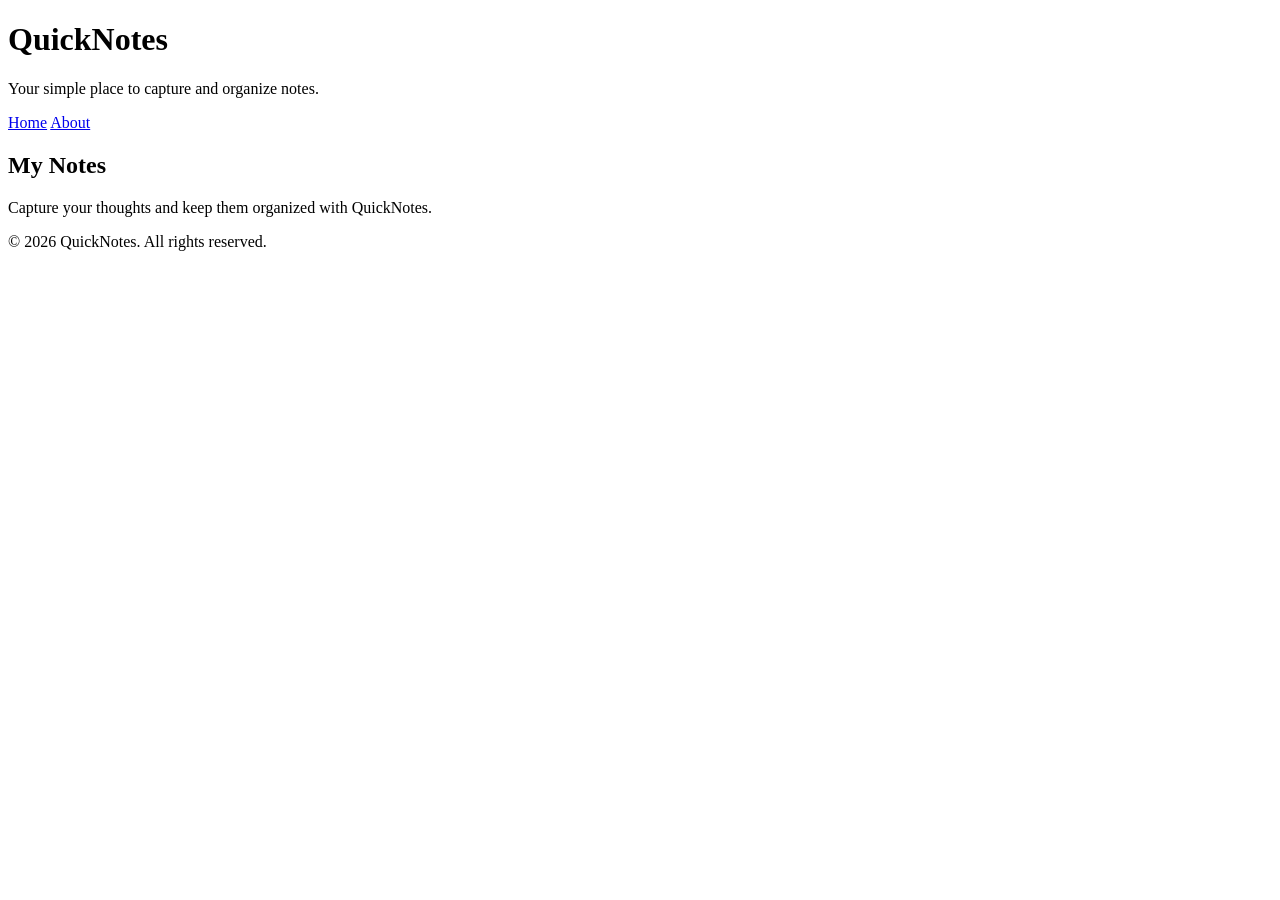
<file: day1/index.html>
<!DOCTYPE html>
<html lang="en">
<head>
    <meta charset="UTF-8">
    <meta name="viewport" content="width=device-width, initial-scale=1.0">
    <title>QuickNotes</title>
</head>
<body>

    <header>
        <h1>QuickNotes</h1>
        <p>Your simple place to capture and organize notes.</p>

        <nav>
    <a href="index.html">Home</a>
    <a href="about.html">About</a>
        </nav>

    </header>

      <main>
    <h2>My Notes</h2>
    <p>Capture your thoughts and keep them organized with QuickNotes.</p>
        </main>

    <footer>
    <p>&copy; 2026 QuickNotes. All rights reserved.</p>
    </footer>

</body>
</html>
</file>
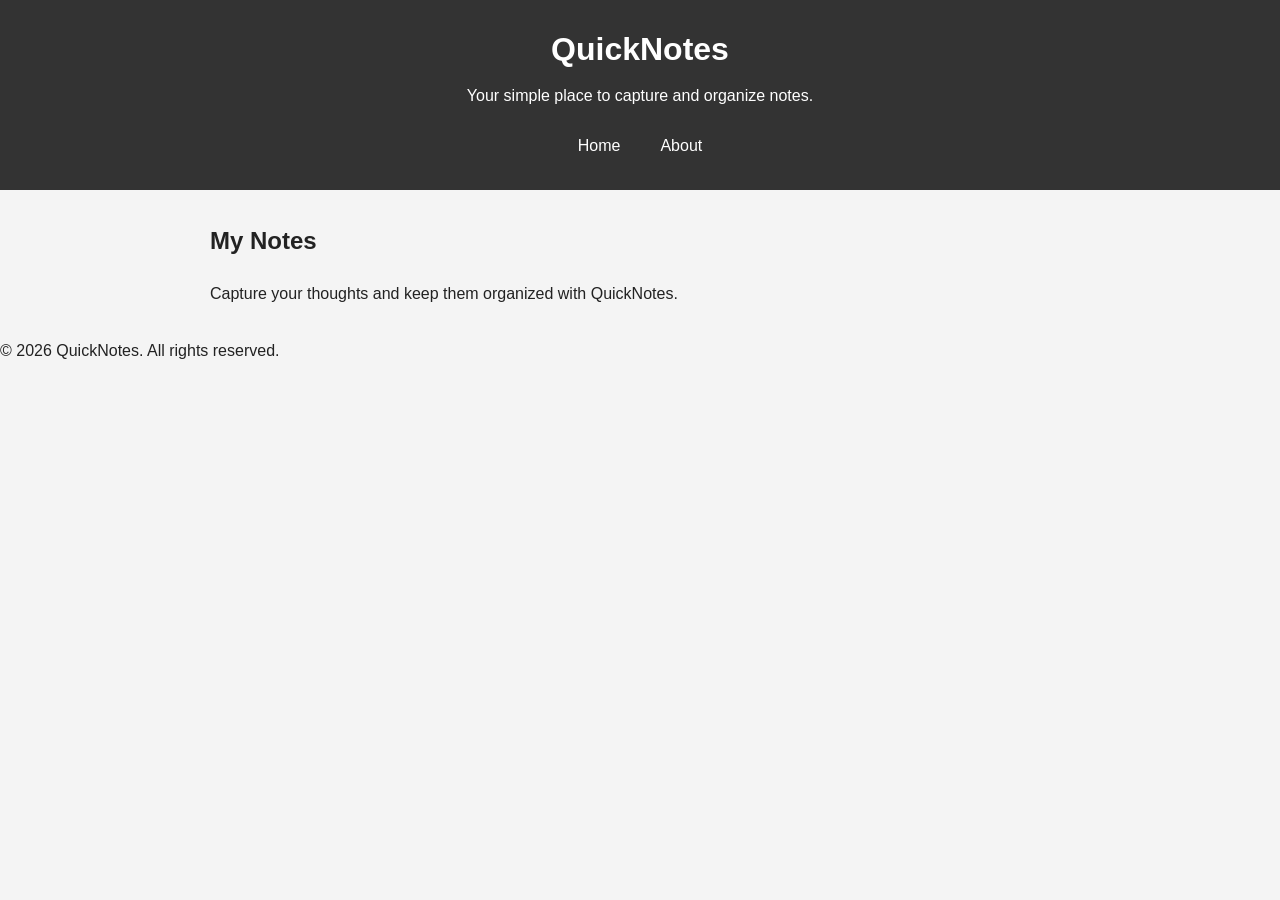
<file: day2/index.html>
<!DOCTYPE html>
<html lang="en">
<head>
    <meta charset="UTF-8">
    <meta name="viewport" content="width=device-width, initial-scale=1.0">
    <title>QuickNotes</title>
    <link rel="stylesheet" href="style.css">
</head>
<body>

    <header>
        <h1>QuickNotes</h1>
        <p>Your simple place to capture and organize notes.</p>

        <nav>
    <a href="index.html">Home</a>
    <a href="about.html">About</a>
        </nav>

    </header>

      <main>
    <h2>My Notes</h2>
    <p>Capture your thoughts and keep them organized with QuickNotes.</p>
        </main>

    <footer>
    <p>&copy; 2026 QuickNotes. All rights reserved.</p>
    </footer>

</body>
</html>
</file>
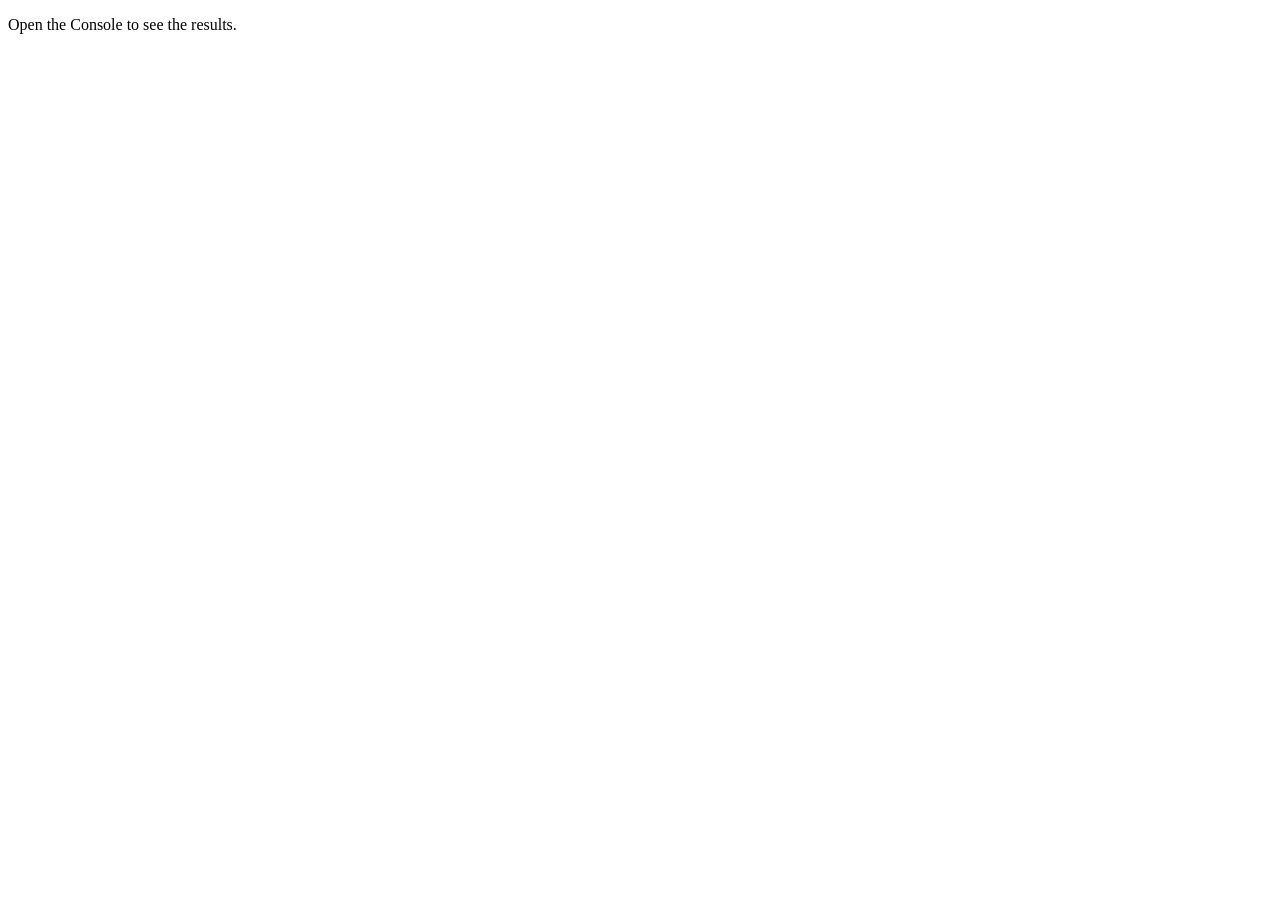
<file: day3/index.html>
<!DOCTYPE html>
<html lang="en">
<head>
    <meta charset="UTF-8">
    <meta name="viewport" content="width=device-width, initial-scale=1.0">
    <title>Notes Toolkit</title>
    <script src="script.js" defer></script>
</head>
<body>

    <p>Open the Console to see the results.</p>

</body>
</html>
</file>
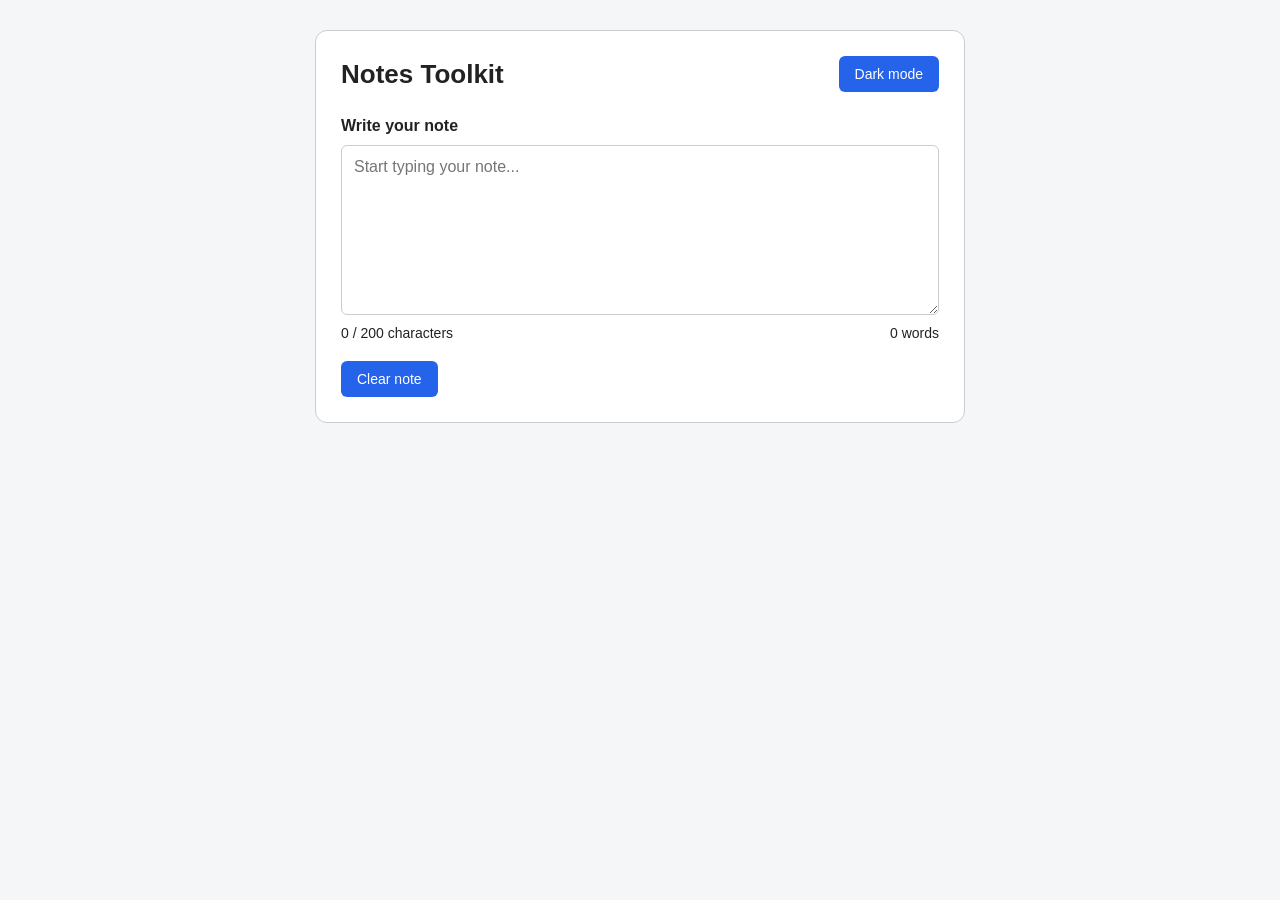
<file: day4/index.html>
<!DOCTYPE html>
<html lang="en">
<head>
    <meta charset="UTF-8">
    <meta name="viewport" content="width=device-width, initial-scale=1.0">
    <title>Notes Toolkit - Day 4</title>

    <link rel="stylesheet" href="style.css">
    <script src="script.js" defer></script>
</head>
<body>
    <main class="container">
        <header>
            <h1>Notes Toolkit</h1>
            <button id="theme-toggle" type="button">Dark mode</button>
        </header>

        <label for="note-text">Write your note</label>

        <textarea
            id="note-text"
            rows="8"
            maxlength="200"
            placeholder="Start typing your note..."
        ></textarea>

        <div class="counters">
            <p id="char-count">0 / 200 characters</p>
            <p id="word-count">0 words</p>
        </div>

        <button id="clear-btn" type="button">Clear note</button>
    </main>
</body>
</html>
</file>
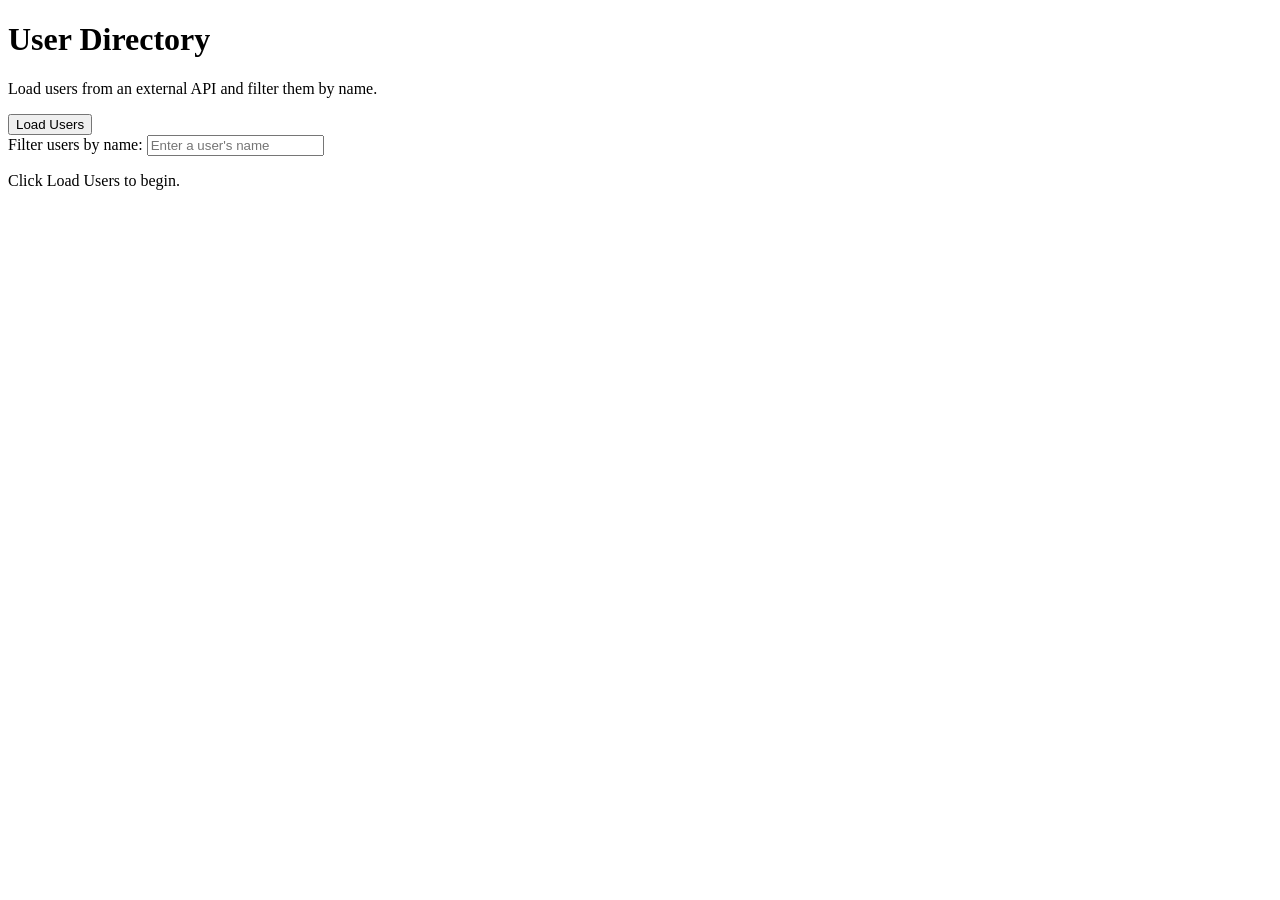
<file: day5/index.html>
<!DOCTYPE html>
<html lang="en">
<head>
    <meta charset="UTF-8">
    <meta name="viewport" content="width=device-width, initial-scale=1.0">
    <title>Day 5 - Load Users</title>
    <script src="users.js" defer></script>
</head>
<body>
    <header>
        <h1>User Directory</h1>
        <p>Load users from an external API and filter them by name.</p>
    </header>

    <main>
        <button id="load-users" type="button">Load Users</button>

        <div>
            <label for="filter-input">Filter users by name:</label>
            <input
                type="text"
                id="filter-input"
                placeholder="Enter a user's name"
            >
        </div>

        <p id="status" role="status" aria-live="polite">Click Load Users to begin.</p>

        <ul id="users-list"></ul>
    </main>
</body>
</html>
</file>
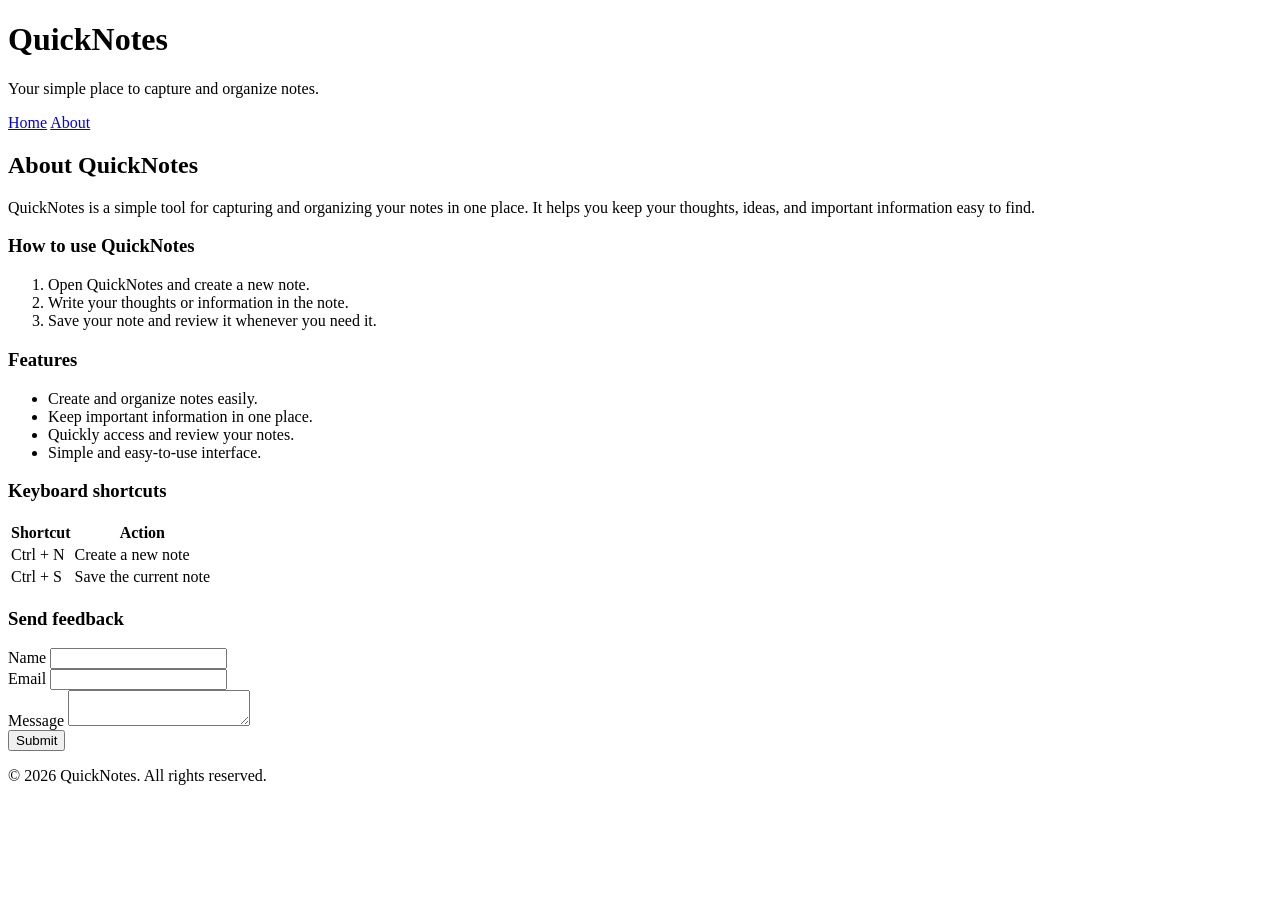
<file: day1/about.html>
<!DOCTYPE html>
<html lang="en">
<head>
    <meta charset="UTF-8">
    <meta name="viewport" content="width=device-width, initial-scale=1.0">
    <title>About QuickNotes</title>
</head>
<body>
    <header>
    <h1>QuickNotes</h1>
    <p>Your simple place to capture and organize notes.</p>

    <nav>
        <a href="index.html">Home</a>
        <a href="about.html">About</a>
    </nav>
</header>

<main>
    <h2>About QuickNotes</h2>
    <p>QuickNotes is a simple tool for capturing and organizing your notes in one place. It helps you keep your thoughts, ideas, and important information easy to find.   
    </p>

    <section>
    <h3>How to use QuickNotes</h3>
    <ol>
        <li>Open QuickNotes and create a new note.</li>
        <li>Write your thoughts or information in the note.</li>
        <li>Save your note and review it whenever you need it.</li>
    </ol>
</section>

<section>
    <h3>Features</h3>
    <ul>
        <li>Create and organize notes easily.</li>
        <li>Keep important information in one place.</li>
        <li>Quickly access and review your notes.</li>
        <li>Simple and easy-to-use interface.</li>
    </ul>
</section>

<section>
    <h3>Keyboard shortcuts</h3>

    <table>
        <thead>
            <tr>
                <th>Shortcut</th>
                <th>Action</th>
            </tr>
        </thead>

        <tbody>
            <tr>
                <td>Ctrl + N</td>
                <td>Create a new note</td>
            </tr>
            <tr>
                <td>Ctrl + S</td>
                <td>Save the current note</td>
            </tr>
        </tbody>
    </table>
</section>

<section>
    <h3>Send feedback</h3>

    <form>
        <div>
            <label for="name">Name</label>
            <input type="text" id="name" name="name" required>
        </div>

        <div>
            <label for="email">Email</label>
            <input type="email" id="email" name="email" required>
        </div>

        <div>
            <label for="message">Message</label>
            <textarea id="message" name="message" required></textarea>
        </div>

        <button type="submit">Submit</button>
    </form>
</section>
</main>

<footer>
    <p>&copy; 2026 QuickNotes. All rights reserved.</p>
</footer>

</body>
</html>
</file>
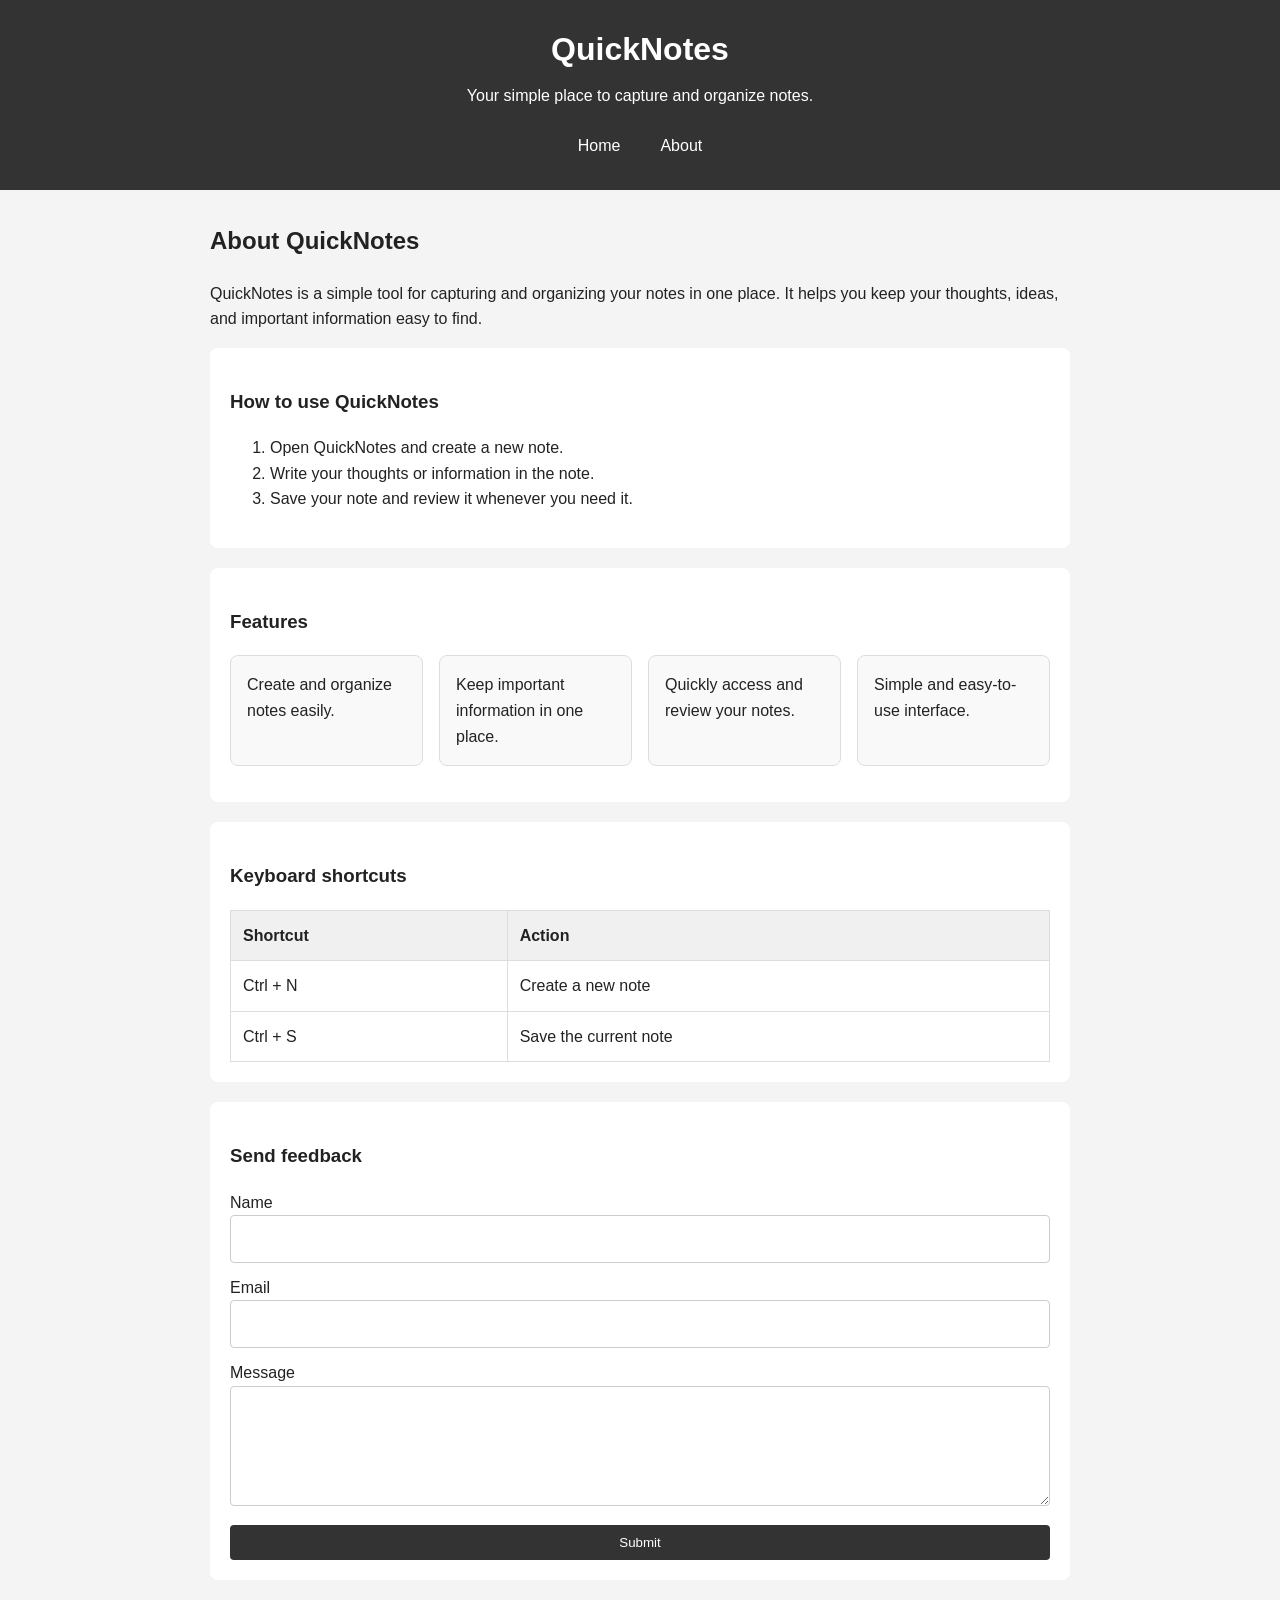
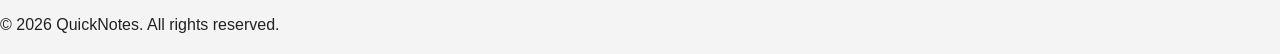
<file: day2/about.html>
<!DOCTYPE html>
<html lang="en">
<head>
    <meta charset="UTF-8">
    <meta name="viewport" content="width=device-width, initial-scale=1.0">
    <title>About QuickNotes</title>
    <link rel="stylesheet" href="style.css">
</head>
<body>
    <header>
    <h1>QuickNotes</h1>
    <p>Your simple place to capture and organize notes.</p>

    <nav>
        <a href="index.html">Home</a>
        <a href="about.html">About</a>
    </nav>
</header>

<main>
    <h2>About QuickNotes</h2>
    <p>QuickNotes is a simple tool for capturing and organizing your notes in one place. It helps you keep your thoughts, ideas, and important information easy to find.   
    </p>

    <section>
    <h3>How to use QuickNotes</h3>
    <ol>
        <li>Open QuickNotes and create a new note.</li>
        <li>Write your thoughts or information in the note.</li>
        <li>Save your note and review it whenever you need it.</li>
    </ol>
</section>

<section>
    <h3>Features</h3>
    <ul  class="features">
        <li>Create and organize notes easily.</li>
        <li>Keep important information in one place.</li>
        <li>Quickly access and review your notes.</li>
        <li>Simple and easy-to-use interface.</li>
    </ul>
</section>

<section>
    <h3>Keyboard shortcuts</h3>

    <table>
        <thead>
            <tr>
                <th>Shortcut</th>
                <th>Action</th>
            </tr>
        </thead>

        <tbody>
            <tr>
                <td>Ctrl + N</td>
                <td>Create a new note</td>
            </tr>
            <tr>
                <td>Ctrl + S</td>
                <td>Save the current note</td>
            </tr>
        </tbody>
    </table>
</section>

<section>
    <h3>Send feedback</h3>

    <form>
        <div>
            <label for="name">Name</label>
            <input type="text" id="name" name="name" required>
        </div>

        <div>
            <label for="email">Email</label>
            <input type="email" id="email" name="email" required>
        </div>

        <div>
            <label for="message">Message</label>
            <textarea id="message" name="message" required></textarea>
        </div>

        <button type="submit">Submit</button>
    </form>
</section>
</main>

<footer>
    <p>&copy; 2026 QuickNotes. All rights reserved.</p>
</footer>

</body>
</html>
</file>
<file: day2/style.css>
*,
*::before,
*::after {
    box-sizing: border-box;
}

body {
    margin: 0;
    font-family: "Segoe UI", Arial, sans-serif;
    font-size: 16px;
    line-height: 1.6;
    color: #222;
    background-color: #f4f4f4;
}

header {
    background-color: #333;
    color: white;
    text-align: center;
    padding: 24px;
}

header h1 {
    margin: 0;
}

header p {
    margin: 8px 0 0;
}

nav {
    display: flex;
    justify-content: center;
    gap: 16px;
    margin-top: 16px;
}

nav a {
    color: white;
    text-decoration: none;
    padding: 8px 12px;
}

nav a:hover {
    background-color: #555;
    border-radius: 4px;
}

main {
    max-width: 900px;
    margin: 32px auto;
    padding: 0 20px;
}

section {
    background-color: white;
    padding: 20px;
    margin-bottom: 20px;
    border-radius: 8px;
}

.features {
    display: grid;
    grid-template-columns: repeat(auto-fit, minmax(180px, 1fr));
    gap: 16px;
    padding: 0;
    list-style: none;
}

.features li {
    background-color: #f9f9f9;
    border: 1px solid #ddd;
    padding: 16px;
    border-radius: 8px;
}

table {
    width: 100%;
    border-collapse: collapse;
}

th,
td {
    border: 1px solid #ddd;
    padding: 12px;
    text-align: left;
}

th {
    background-color: #f0f0f0;
}

form {
    display: flex;
    flex-direction: column;
    gap: 12px;
}

form input,
form textarea {
    width: 100%;
    padding: 10px;
    border: 1px solid #ccc;
    border-radius: 4px;
    font: inherit;
}

form textarea {
    min-height: 120px;
    resize: vertical;
}

form button {
    padding: 10px 16px;
    border: none;
    border-radius: 4px;
    background-color: #333;
    color: white;
    cursor: pointer;
}

form button {
    transition: opacity 0.3s ease, transform 0.2s ease;
}

form button:hover {
    opacity: 0.85;
    transform: translateY(-1px);
}

@media (max-width: 600px) {
    header {
        padding: 16px;
    }

    header h1 {
        font-size: 1.8rem;
    }

    main {
        margin: 20px auto;
        padding: 0 12px;
    }

    nav {
        gap: 10px;
    }
}
</file>
<file: day4/style.css>
/* 1. Light theme colors */
:root {
    --bg-color: #f4f6f8;
    --card-color: #ffffff;
    --text-color: #222222;
    --border-color: #cccccc;
    --button-color: #2563eb;
    --button-text: #ffffff;
}

/* 2. Dark theme colors */
body.dark {
    --bg-color: #181818;
    --card-color: #252525;
    --text-color: #f5f5f5;
    --border-color: #555555;
    --button-color: #3b82f6;
    --button-text: #ffffff;
}

/* 3. General page styling */
* {
    box-sizing: border-box;
}

body {
    margin: 0;
    padding: 30px 15px;
    font-family: Arial, sans-serif;
    background-color: var(--bg-color);
    color: var(--text-color);
    transition: background-color 0.3s, color 0.3s;
}

.container {
    max-width: 650px;
    margin: 0 auto;
    padding: 25px;
    background-color: var(--card-color);
    border: 1px solid var(--border-color);
    border-radius: 12px;
}

header {
    display: flex;
    justify-content: space-between;
    align-items: center;
    gap: 15px;
    margin-bottom: 25px;
}

h1 {
    font-size: 26px;
    margin: 0;
}

/* 4. Label and text area */
label {
    display: block;
    margin-bottom: 10px;
    font-weight: bold;
}

textarea {
    display: block;
    width: 100%;
    min-height: 160px;
    padding: 12px;
    font-family: inherit;
    font-size: 16px;
    color: var(--text-color);
    background-color: var(--card-color);
    border: 1px solid var(--border-color);
    border-radius: 6px;
    resize: vertical;
}

textarea:focus {
    outline: 2px solid var(--button-color);
}

/* 5. Character and word counters */
.counters {
    display: flex;
    justify-content: space-between;
    flex-wrap: wrap;
    gap: 10px;
    margin: 10px 0 20px;
}

.counters p {
    margin: 0;
    font-size: 14px;
}

/* 6. Character counter warning classes */
.warning {
    color: orange;
}

.over {
    color: red;
    font-weight: bold;
}

/* 7. Button styling */
button {
    padding: 10px 16px;
    border: none;
    border-radius: 6px;
    background-color: var(--button-color);
    color: var(--button-text);
    font-size: 14px;
    cursor: pointer;
}

button:hover {
    opacity: 0.85;
}

button:focus-visible {
    outline: 2px solid var(--text-color);
    outline-offset: 3px;
}

/* 8. Small screen styling */
@media (max-width: 480px) {
    .container {
        padding: 18px;
    }

    h1 {
        font-size: 22px;
    }

    header {
        align-items: flex-start;
    }
}
</file>
